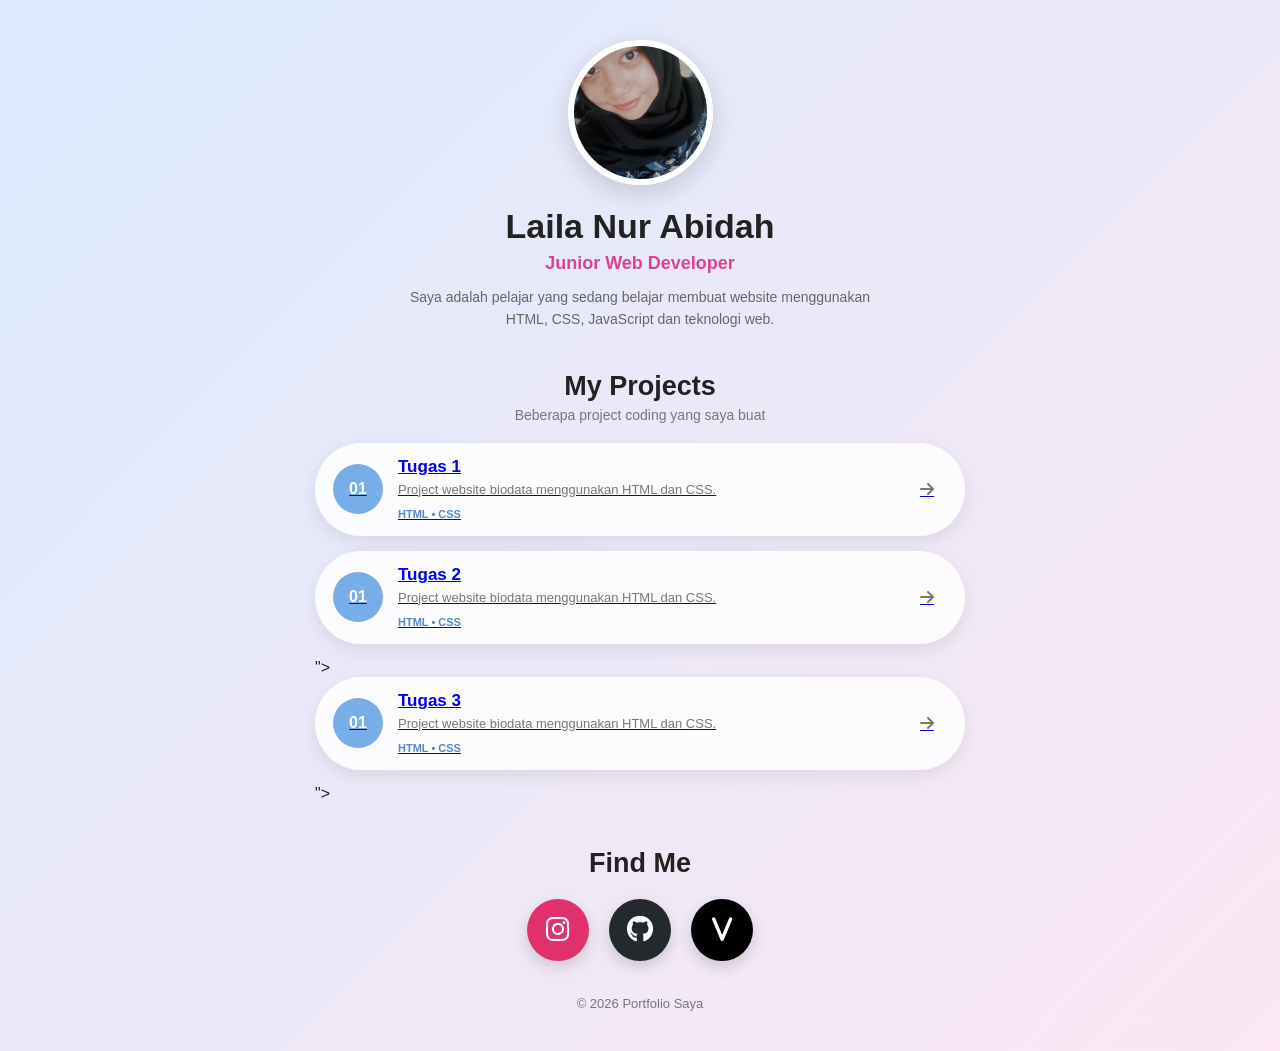
<file: index.html>
<!DOCTYPE html>
<html lang="id">
<head>
    <meta charset="UTF-8">
    <meta name="viewport" content="width=device-width, initial-scale=1.0">

    <title>Portfolio Saya</title>

    <link rel="stylesheet" href="style.css">

    <!-- Font Awesome untuk ikon -->
    <link rel="stylesheet"
          href="https://cdnjs.cloudflare.com/ajax/libs/font-awesome/6.5.2/css/all.min.css">
</head>

<body>

    <main class="container">

        <!-- ================= PROFIL ================= -->
        <section class="profile">

            <!-- GANTI foto-saya.jpg DENGAN FOTO KAMU -->
            <img src="foto image laila.jpeg"
                 alt="Foto Profil"
                 class="profile-photo">

            <h1>Laila Nur Abidah</h1>

            <p class="job">
                Junior Web Developer
            </p>

            <p class="description">
                Saya adalah pelajar yang sedang belajar membuat
                website menggunakan HTML, CSS, JavaScript dan teknologi web.
            </p>

        </section>


        <!-- ================= PROJECT ================= -->
        <section class="projects">

            <h2>My Projects</h2>

            <p class="subtitle">
                Beberapa project coding yang saya buat
            </p>


            <!-- PROJECT 1 -->
                <a href="Tugas 1/index.html"
   target="_blank"
   class="project-card">

    <div class="project-number">
        01
    </div>

    <div class="project-info">

        <h3>Tugas 1</h3>

        <p>
            Project website biodata menggunakan HTML dan CSS.
        </p>

        <span class="language">
            HTML • CSS
        </span>

    </div>

    <div class="project-arrow">
        <i class="fa-solid fa-arrow-right"></i>
    </div>

                    </a>


            <!-- PROJECT 2 -->
                <a href="Tugas 2/index.html"
   target="_blank"
   class="project-card">

    <div class="project-number">
        01
    </div>

    <div class="project-info">

        <h3>Tugas 2</h3>

        <p>
            Project website biodata menggunakan HTML dan CSS.
        </p>

        <span class="language">
            HTML • CSS
        </span>

    </div>

    <div class="project-arrow">
        <i class="fa-solid fa-arrow-right"></i>
    </div>

                    </a>"></a>


            <!-- PROJECT 3 -->
            <a href="Tugas 3/index.html"
   target="_blank"
   class="project-card">

    <div class="project-number">
        01
    </div>

    <div class="project-info">

        <h3>Tugas 3</h3>

        <p>
            Project website biodata menggunakan HTML dan CSS.
        </p>

        <span class="language">
            HTML • CSS
        </span>

    </div>

    <div class="project-arrow">
        <i class="fa-solid fa-arrow-right"></i>
    </div>

                    </a>"></a>


            
            




           

        <!-- ================= SOCIAL MEDIA ================= -->
        <section class="social">

            <h2>Find Me</h2>

            <div class="social-icons">

                <!-- INSTAGRAM -->
                <a href="https://www.instagram.com/laylanurabd?stkn=MXRsNncydmJzbXk3eg=="
                   target="_blank"
                   class="social-icon instagram"
                   title="Instagram">

                    <i class="fa-brands fa-instagram"></i>

                </a>


                <!-- GITHUB -->
                <a href="https://github.com/lailakanesarpl-pixel"
                   target="_blank"
                   class="social-icon github"
                   title="GitHub">

                    <i class="fa-brands fa-github"></i>

                </a>


                <!-- VERCEL -->
                <a href="https://vercel.com/account/settings"
                   target="_blank"
                   class="social-icon vercel"
                   title="Vercel">

                    <i class="fa-solid fa-v"></i>

                </a>

            </div>

        </section>


        <footer>
            © 2026 Portfolio Saya
        </footer>

    </main>


    <!-- ================= POPUP PROJECT ================= -->

    <div id="projectModal" class="modal">

        <div class="modal-content">

            <button class="close"
                    onclick="closeProject()">
                ×
            </button>

            <h2 id="modalTitle">
                Project
            </h2>

            <p id="modalDescription"></p>

            <h3>Codingan Project</h3>

            <pre><code id="projectCode"></code></pre>

        </div>

    </div>


    <script src="script.js"></script>

</body>
</html>
</file>
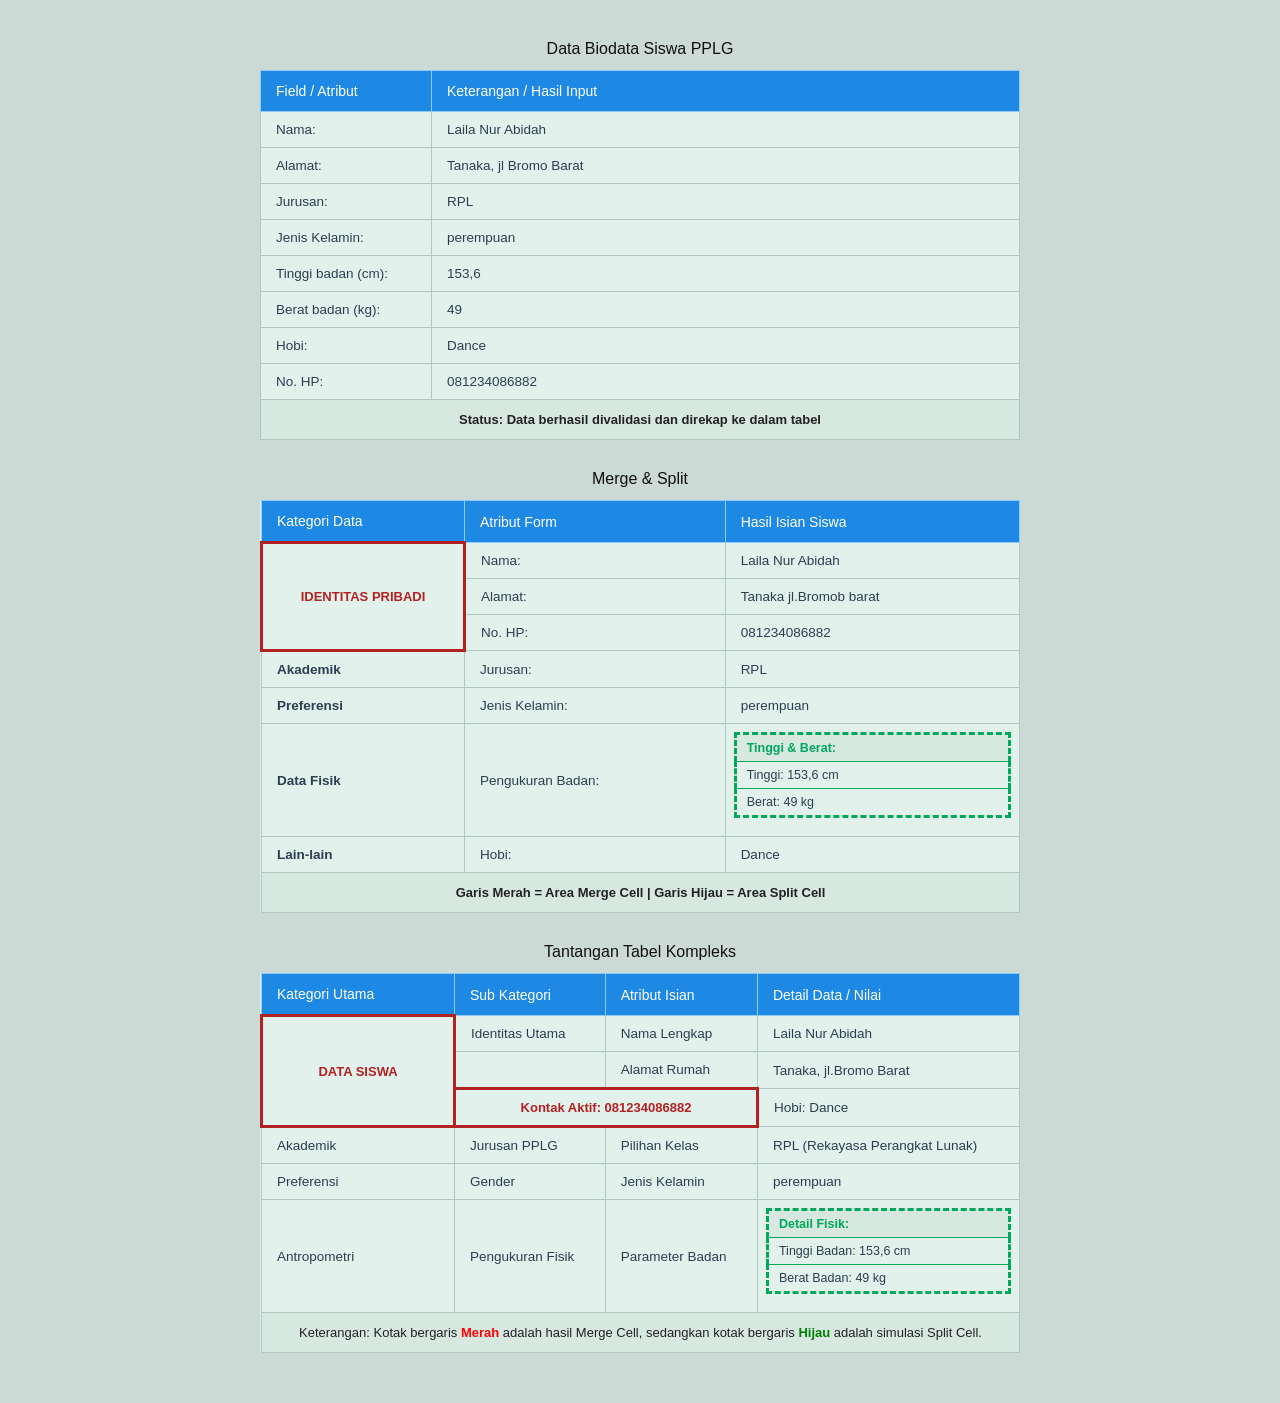
<file: Tugas 1/index.html>
<!DOCTYPE html>
<html lang="id">
<head>
    <meta charset="UTF-8">
    <title>Biodata Siswa PPLG</title>
    <style>
        body {
            font-family: Arial, sans-serif;
            background-color: #cbdad5;
            margin: 0;
            padding: 40px 20px;
            display: flex;
            justify-content: center;
        }
        .wrapper {
            width: 760px;
        }
        h2, .sub-judul {
            text-align: center;
            font-size: 16px;
            color: #111;
            margin-top: 30px;
            margin-bottom: 12px;
            font-weight: normal;
        }
        h2:first-of-type {
            margin-top: 0;
        }
        table {
            width: 100%;
            border-collapse: collapse;
            background-color: #e3f1ec;
            margin-bottom: 10px;
        }
        th {
            background-color: #1e88e5;
            color: white;
            border: 1px solid #90caf9;
            padding: 12px 15px;
            text-align: left;
            font-size: 14px;
            font-weight: normal;
        }
        td {
            border: 1px solid #b0c9c0;
            padding: 10px 15px;
            color: #2c3e50;
            font-size: 13.5px;
            vertical-align: middle;
        }
        .tabel-utama td:first-child {
            width: 140px;
        }
        .cell-merge {
            border: 3px solid #b22222 !important;
            text-align: center;
            font-weight: bold;
            color: #b22222;
            font-size: 13px;
        }
        .cell-merge span {
            font-size: 11px;
            font-weight: normal;
            display: block;
            margin-top: 4px;
        }
        .tabel-split {
            width: 100%;
            border-collapse: collapse;
            border: 3px dashed #00a859 !important;
        }
        .tabel-split td {
            border: 1px solid #00a859 !important;
            padding: 6px 10px;
            font-size: 12.5px;
            color: #2c3e50;
        }
        .split-title {
            font-weight: bold;
            color: #00a859 !important;
            background-color: #d7e8e1;
        }
        .footer-tabel {
            text-align: center;
            font-size: 13px;
            color: #222;
            background-color: #d7e8e1;
            padding: 12px;
        }
    </style>
</head>
<body>
    <div class="wrapper">
        <h2>Data Biodata Siswa PPLG</h2>
        <table class="tabel-utama">
            <tr>
                <th>Field / Atribut</th>
                <th>Keterangan / Hasil Input</th>
            </tr>
            <tr>
                <td>Nama:</td>
    <td>Laila Nur Abidah</td>
  </tr>
  <tr>
    <td>Alamat:</td>
    <td>Tanaka, jl Bromo Barat</td>
  </tr>
  <tr>
    <td>Jurusan:</td>
    <td>RPL</td>
  </tr>
  <tr>
    <td>Jenis Kelamin:</td>
    <td>perempuan</td>
  </tr>
  <tr>
    <td>Tinggi badan (cm):</td>
    <td>153,6</td>
  </tr>
  <tr>
    <td>Berat badan (kg):</td>
    <td>49</td>
  </tr>
  <tr>
    <td>Hobi:</td>
    <td>Dance </td>
  </tr>
            <tr>
                <td>No. HP:</td>
                <td>081234086882</td>
            </tr>
            <tr>
                <td colspan="2" class="footer-tabel" style="font-weight: bold;">
                    Status: Data berhasil divalidasi dan direkap ke dalam tabel
                </td>
            </tr>
        </table>

        <div class="sub-judul">Merge & Split</div>
        <table>
            <tr>
                <th>Kategori Data</th>
                <th>Atribut Form</th>
                <th>Hasil Isian Siswa</th>
            </tr>
            <tr>
                <td rowspan="3" class="cell-merge" style="width: 170px;">
                    IDENTITAS PRIBADI
                </td>
                <td>Nama:</td>
                <td>Laila Nur Abidah</td>
            </tr>
            <tr>
                <td>Alamat:</td>
                <td>Tanaka jl.Bromob barat </td>
            <tr>
                <td>No. HP:</td>
                <td>081234086882</td>
            </tr>
            <tr>
                <td><b>Akademik</b></td>
                <td>Jurusan:</td>
                <td>RPL</td>
            </tr>
            <tr>
                <td><b>Preferensi</b></td>
                <td>Jenis Kelamin:</td>
                <td>perempuan</td>
            </tr>
            <tr>
                <td><b>Data Fisik</b></td>
                <td>Pengukuran Badan:</td>
                <td style="padding: 8px;">
                    <table class="tabel-split">
                        <tr>
                            <td class="split-title">Tinggi & Berat:</td>
                        </tr>
                        <tr>
                            <td>Tinggi: 153,6 cm</td>
                        </tr>
                        <tr>
                            <td>Berat: 49 kg</td>
                        </tr>
                    </table>
                </td>
            </tr>
            <tr>
                <td><b>Lain-lain</b></td>
                <td>Hobi:</td>
                <td>Dance</td>
            </tr>
            <tr>
                <td colspan="3" class="footer-tabel" style="font-weight: bold;">
                    Garis Merah = Area Merge Cell | Garis Hijau = Area Split Cell
                </td>
            </tr>
        </table>

        <h2>Tantangan Tabel Kompleks</h2>
        <table>
            <tr>
                <th>Kategori Utama</th>
                <th>Sub Kategori</th>
                <th>Atribut Isian</th>
                <th>Detail Data / Nilai</th>
            </tr>
            <tr>
                <td rowspan="3" class="cell-merge" style="width: 160px;">
                    DATA SISWA
                </td>
                <td>Identitas Utama</td>
                <td>Nama Lengkap</td>
                <td>Laila Nur Abidah</td>
            </tr>
            <tr>
                <td></td>
                <td>Alamat Rumah</td>
                <td>Tanaka, jl.Bromo Barat</td>
            </tr>
            <tr>
                <td colspan="2" class="cell-merge">
                    Kontak Aktif: 081234086882
                </td>
                <td>Hobi: Dance</td>
            </tr>
            <tr>
                <td>Akademik</td>
                <td>Jurusan PPLG</td>
                <td>Pilihan Kelas</td>
                <td>RPL (Rekayasa Perangkat Lunak)</td>
            </tr>
            <tr>
                <td>Preferensi</td>
                <td>Gender</td>
                <td>Jenis Kelamin</td>
                <td>perempuan</td>
            </tr>
            <tr>
                <td>Antropometri</td>
                <td>Pengukuran Fisik</td>
                <td>Parameter Badan</td>
                <td style="padding: 8px;">
                    <table class="tabel-split">
                        <tr>
                            <td class="split-title">Detail Fisik:</td>
                        </tr>
                        <tr>
                            <td>Tinggi Badan: 153,6 cm</td>
                        </tr>
                        <tr>
                            <td>Berat Badan: 49 kg</td>
                        </tr>
                    </table>
                </td>
            </tr>
            <tr>
                <td colspan="4" class="footer-tabel">
                    Keterangan: Kotak bergaris <span style="color: red; font-weight: bold;">Merah</span> adalah hasil Merge Cell, sedangkan kotak bergaris <span style="color: green; font-weight: bold;">Hijau</span> adalah simulasi Split Cell.
                </td>
            </tr>
        </table>
    </div>
</body>
</html>
</file>
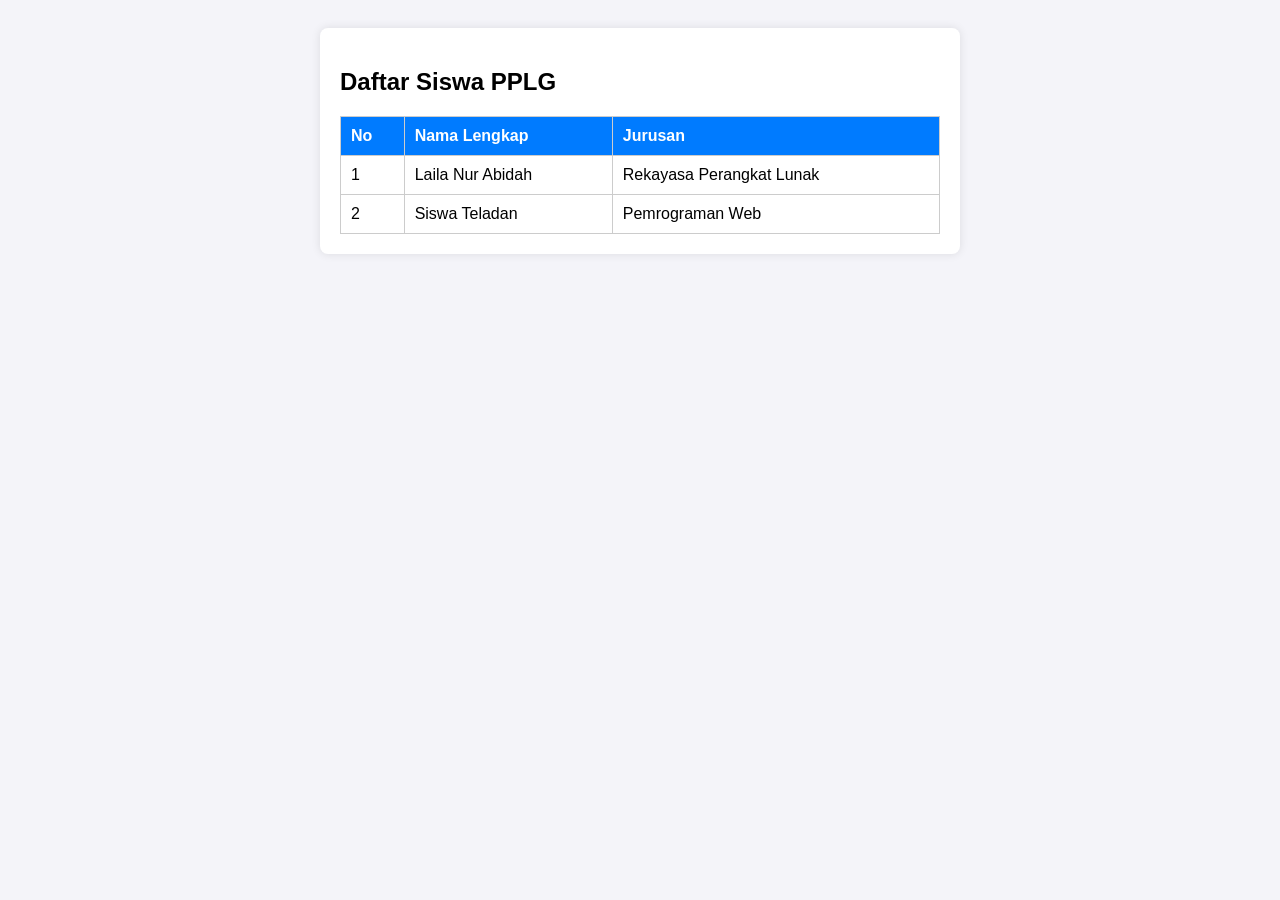
<file: Tugas 2/index.html>
<!DOCTYPE html>
<html lang="id">
<head>
    <meta charset="UTF-8">
    <meta name="viewport" content="width=device-width, initial-scale=1.0">
    <title>Tabel Siswa PPLG</title>
    <style>
        body { font-family: Arial, sans-serif; padding: 20px; background-color: #f4f4f9; }
        .kotak-tabel { background: white; padding: 20px; border-radius: 8px; box-shadow: 0 0 10px rgba(0,0,0,0.1); max-width: 600px; margin: auto; }
        table { width: 100%; border-collapse: collapse; margin-top: 15px; }
        th, td { border: 1px solid #ccc; padding: 10px; text-align: left; }
        th { background-color: #007BFF; color: white; }
    </style>
</head>
<body>
    <div class="kotak-tabel">
        <h2>Daftar Siswa PPLG</h2>
        <table>
            <thead>
                <tr>
                    <th>No</th>
                    <th>Nama Lengkap</th>
                    <th>Jurusan</th>
                </tr>
            </thead>
            <tbody>
                <tr>
                    <td>1</td>
                    <td>Laila Nur Abidah</td>
                    <td>Rekayasa Perangkat Lunak</td>
                </tr>
                <tr>
                    <td>2</td>
                    <td>Siswa Teladan</td>
                    <td>Pemrograman Web</td>
                </tr>
            </tbody>
        </table>
    </div>
</body>
</html>
</file>
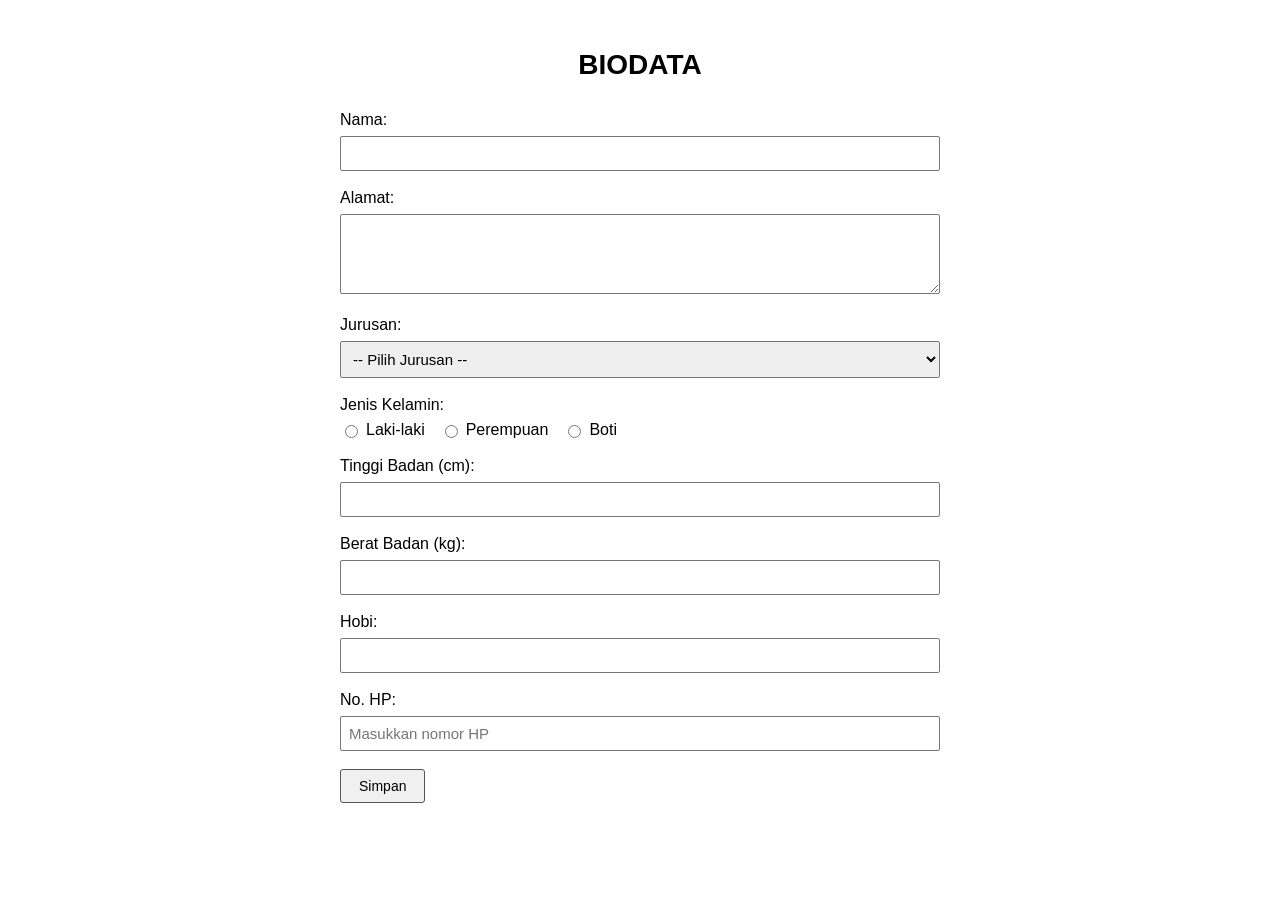
<file: Tugas 3/index.html>
<!DOCTYPE html>
<html lang="id">
<head>
    <meta charset="UTF-8">
    <meta name="viewport" content="width=device-width, initial-scale=1.0">
    <title>Biodata</title>

    <link rel="stylesheet" href="style.css">
</head>

<body>

    <div class="container">
        <h1>BIODATA</h1>

        <form id="biodataForm">

            <div class="form-group">
                <label for="nama">Nama:</label>
                <input type="text" id="nama" name="nama">
            </div>

            <div class="form-group">
                <label for="alamat">Alamat:</label>
                <textarea id="alamat" name="alamat"></textarea>
            </div>

            <div class="form-group">
                <label for="jurusan">Jurusan:</label>
                <select id="jurusan" name="jurusan">
                    <option value="">-- Pilih Jurusan --</option>
                    <option value="RPL">RPL</option>
                    <option value="TSM">TSM</option>
                    <option value="TKR">TKR</option>
                    <option value="TKJ">TKJ</option>
                    <option value="TEI">TEI</option>
                </select>
            </div>

            <div class="form-group">
                <label>Jenis Kelamin:</label>

                <div class="radio-group">
                    <label>
                        <input type="radio" name="jenisKelamin" value="Laki-laki">
                        Laki-laki
                    </label>

                    <label>
                        <input type="radio" name="jenisKelamin" value="Perempuan">
                        Perempuan
                    </label>

                    <label>
                        <input type="radio" name="jenisKelamin" value="Boti">
                        Boti
                    </label>
                </div>
            </div>

            <div class="form-group">
                <label for="tinggi">Tinggi Badan (cm):</label>
                <input type="number" id="tinggi" name="tinggi">
            </div>

            <div class="form-group">
                <label for="berat">Berat Badan (kg):</label>
                <input type="number" id="berat" name="berat">
            </div>

            <div class="form-group">
                <label for="hobi">Hobi:</label>
                <input type="text" id="hobi" name="hobi">
            </div>

           <div class="form-group">
               <label for="nohp">No. HP:</label>
               <input
                  type="text"
                  id="nohp"
                  name="nohp"
                  inputmode="numeric"
                  pattern="[0-9]+"
                  oninput="this.value = this.value.replace(/[^0-9]/g, '')"
                  placeholder="Masukkan nomor HP"
             >
           </div>

            <button type="submit">Simpan</button>

        </form>
    </div>

    <script src="script.js"></script>
</body>
</html>
</file>
<file: style.css>
/* ================= RESET ================= */

* {
    margin: 0;
    padding: 0;
    box-sizing: border-box;
}


/* ================= BODY ================= */

body {
    font-family: Arial, sans-serif;

    min-height: 100vh;

    background:
        linear-gradient(
            135deg,
            #dbeafe,
            #fce7f3
        );

    color: #222;

    padding: 40px 20px;
}


/* ================= CONTAINER ================= */

.container {
    width: 100%;
    max-width: 650px;

    margin: auto;
}


/* ================= PROFILE ================= */

.profile {
    text-align: center;

    margin-bottom: 40px;
}


/* FOTO */

.profile-photo {
    width: 145px;
    height: 145px;

    object-fit: cover;

    border-radius: 50%;

    border: 6px solid white;

    box-shadow:
        0 8px 25px rgba(0, 0, 0, 0.15);

    margin-bottom: 18px;
}


/* NAMA */

.profile h1 {
    font-size: 34px;

    margin-bottom: 7px;
}


/* PROFESI */

.job {
    color: #d9468f;

    font-size: 18px;

    font-weight: bold;

    margin-bottom: 12px;
}


/* DESKRIPSI */

.description {
    max-width: 500px;

    margin: auto;

    color: #666;

    line-height: 1.6;

    font-size: 14px;
}


/* ================= PROJECT ================= */

.projects h2 {
    text-align: center;

    font-size: 27px;

    margin-bottom: 5px;
}


.subtitle {
    text-align: center;

    color: #777;

    font-size: 14px;

    margin-bottom: 20px;
}


/* PROJECT CARD */

.project-card {
    display: flex;

    align-items: center;

    gap: 15px;

    background: rgba(255, 255, 255, 0.85);

    padding: 14px 18px;

    margin-bottom: 15px;

    border-radius: 50px;

    cursor: pointer;

    box-shadow:
        0 6px 18px rgba(0, 0, 0, 0.08);

    transition: 0.3s;
}


.project-card:hover {
    transform: translateY(-5px);

    box-shadow:
        0 12px 25px rgba(0, 0, 0, 0.12);
}


/* NOMOR PROJECT */

.project-number {
    width: 50px;
    height: 50px;

    min-width: 50px;

    border-radius: 50%;

    background: #78aee8;

    color: white;

    display: flex;

    align-items: center;

    justify-content: center;

    font-weight: bold;
}


/* INFO */

.project-info {
    flex: 1;
}


.project-info h3 {
    font-size: 17px;

    margin-bottom: 5px;
}


.project-info p {
    color: #777;

    font-size: 13px;

    margin-bottom: 7px;
}


/* BAHASA */

.language {
    color: #5588c5;

    font-size: 11px;

    font-weight: bold;
}


/* ARROW */

.project-arrow {
    width: 40px;
    height: 40px;

    display: flex;

    justify-content: center;

    align-items: center;

    color: #777;
}


/* ================= SOCIAL ================= */

.social {
    margin-top: 45px;
}


.social h2 {
    text-align: center;

    margin-bottom: 20px;
}


/* ICON */

.social-icons {
    display: flex;

    justify-content: center;

    gap: 20px;
}


.social-icon {
    width: 62px;
    height: 62px;

    border-radius: 50%;

    display: flex;

    justify-content: center;

    align-items: center;

    color: white;

    text-decoration: none;

    font-size: 27px;

    transition: 0.3s;

    box-shadow:
        0 6px 15px rgba(0, 0, 0, 0.15);
}


.social-icon:hover {
    transform:
        translateY(-7px)
        scale(1.08);
}


/* INSTAGRAM */

.instagram {
    background: #e1306c;
}


/* GITHUB */

.github {
    background: #24292e;
}


/* VERCEL */

.vercel {
    background: #000;
}


/* ================= FOOTER ================= */

footer {
    text-align: center;

    margin-top: 35px;

    color: #777;

    font-size: 13px;
}


/* ================= MODAL ================= */

.modal {
    display: none;

    position: fixed;

    z-index: 1000;

    left: 0;
    top: 0;

    width: 100%;
    height: 100%;

    background:
        rgba(0, 0, 0, 0.65);

    padding: 30px 15px;

    overflow-y: auto;
}


/* MODAL CONTENT */

.modal-content {
    position: relative;

    width: 100%;

    max-width: 800px;

    margin: auto;

    background: white;

    padding: 30px;

    border-radius: 20px;
}


.modal-content h2 {
    margin-bottom: 10px;
}


.modal-content p {
    color: #666;

    margin-bottom: 20px;
}


/* CLOSE */

.close {
    position: absolute;

    right: 18px;
    top: 12px;

    border: none;

    background: none;

    font-size: 35px;

    cursor: pointer;

    color: #555;
}


/* CODE */

pre {
    background: #111827;

    color: #e5e7eb;

    padding: 20px;

    border-radius: 12px;

    overflow-x: auto;

    margin-top: 10px;
}


code {
    font-family:
        Consolas,
        monospace;

    font-size: 13px;

    line-height: 1.6;
}


/* ================= RESPONSIVE ================= */

@media (max-width: 600px) {

    body {
        padding: 25px 15px;
    }


    .profile h1 {
        font-size: 27px;
    }


    .profile-photo {
        width: 125px;
        height: 125px;
    }


    .project-card {
        border-radius: 25px;

        padding: 12px;
    }


    .project-number {
        width: 45px;
        height: 45px;

        min-width: 45px;
    }


    .project-info h3 {
        font-size: 15px;
    }


    .project-info p {
        font-size: 12px;
    }


    .modal-content {
        padding: 22px;
    }
}
</file>
<file: Tugas 3/style.css>
* {
    box-sizing: border-box;
}

body {
    margin: 0;
    padding: 30px;
    font-family: Arial, sans-serif;
    background-color: white;
    color: black;
}

.container {
    width: 100%;
    max-width: 600px;
    margin: 0 auto;
}

h1 {
    text-align: center;
    font-size: 28px;
    margin-bottom: 30px;
}

.form-group {
    margin-bottom: 18px;
}

.form-group > label {
    display: block;
    margin-bottom: 7px;
    font-weight: normal;
}

input[type="text"],
input[type="number"],
input[type="tel"],
textarea,
select {
    width: 100%;
    padding: 8px;
    border: 1px solid #777;
    border-radius: 2px;
    font-size: 15px;
    font-family: Arial, sans-serif;
}

textarea {
    height: 80px;
    resize: vertical;
}

.radio-group {
    display: flex;
    gap: 15px;
    align-items: center;
    flex-wrap: wrap;
}

.radio-group label {
    display: flex;
    align-items: center;
    gap: 5px;
}

button {
    padding: 8px 18px;
    border: 1px solid #555;
    border-radius: 3px;
    background-color: #f0f0f0;
    color: black;
    font-size: 14px;
    cursor: pointer;
}

button:hover {
    background-color: #ddd;
}
</file>
